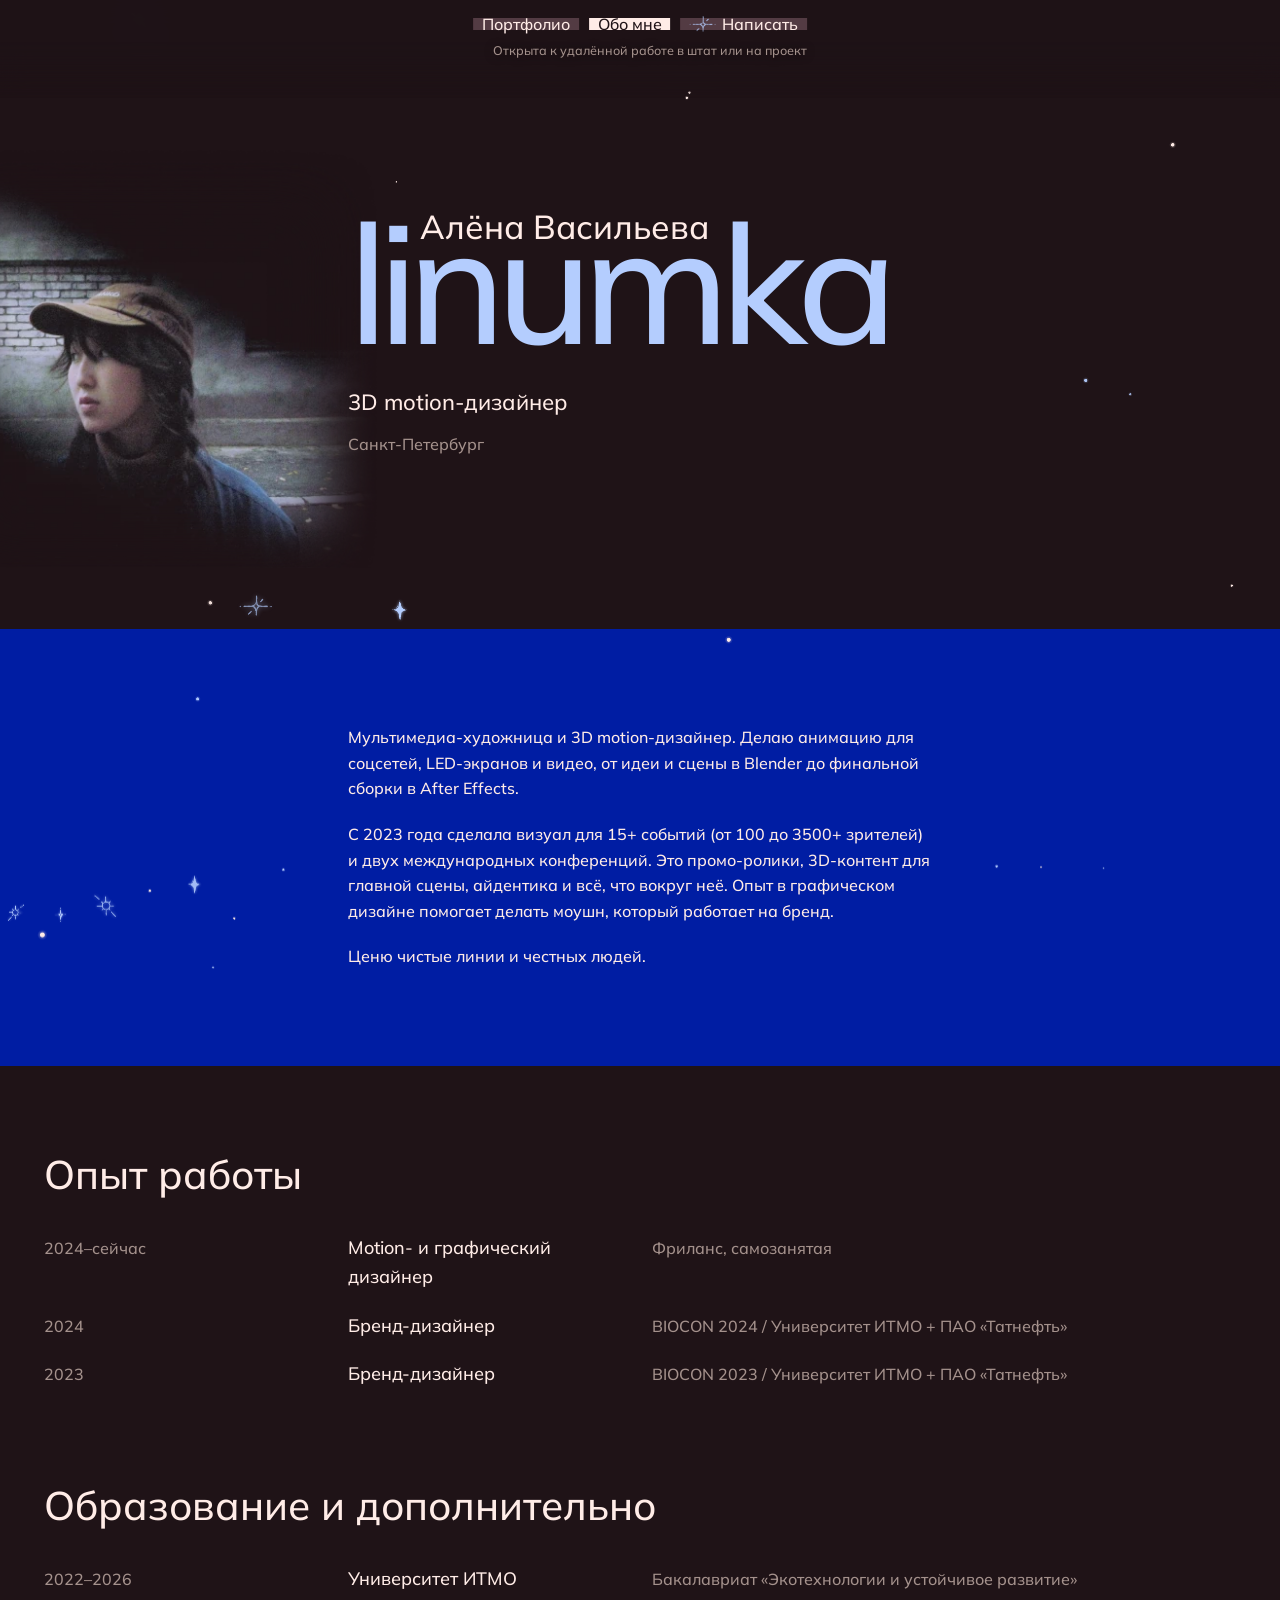
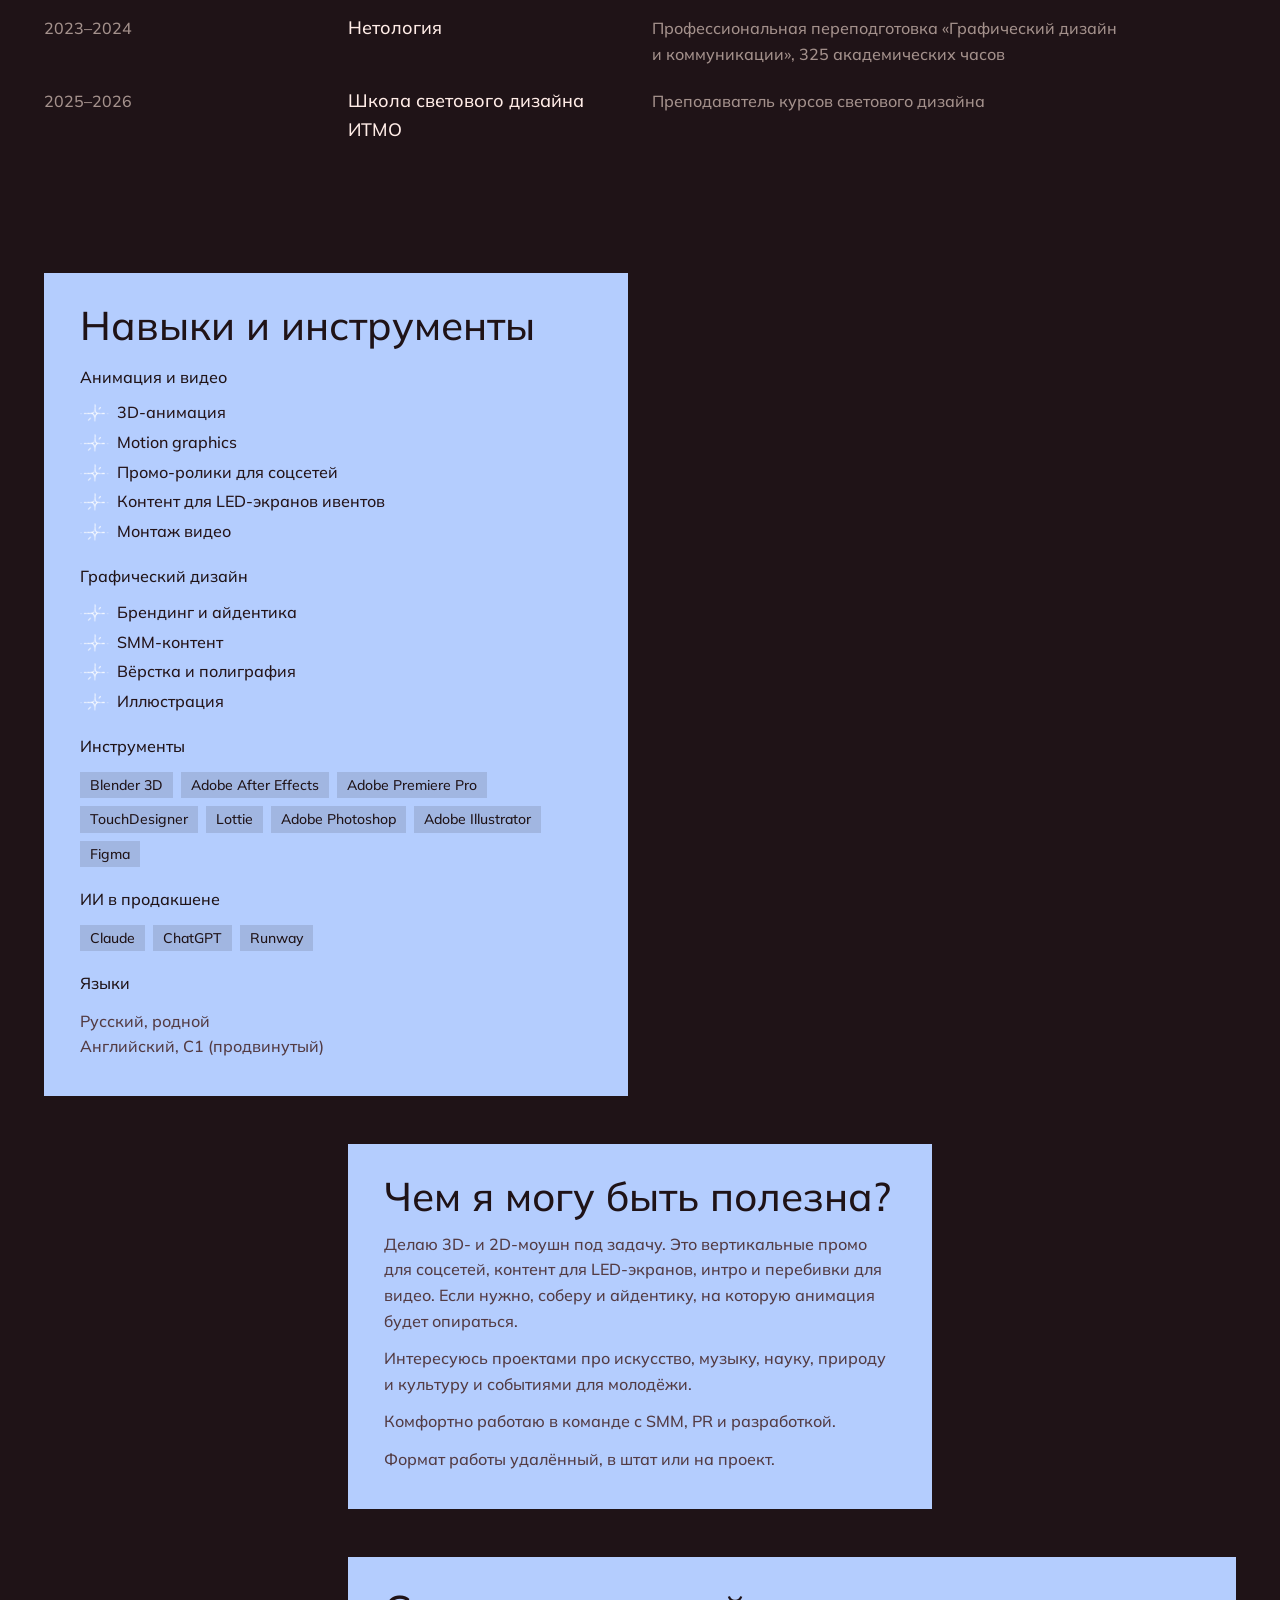
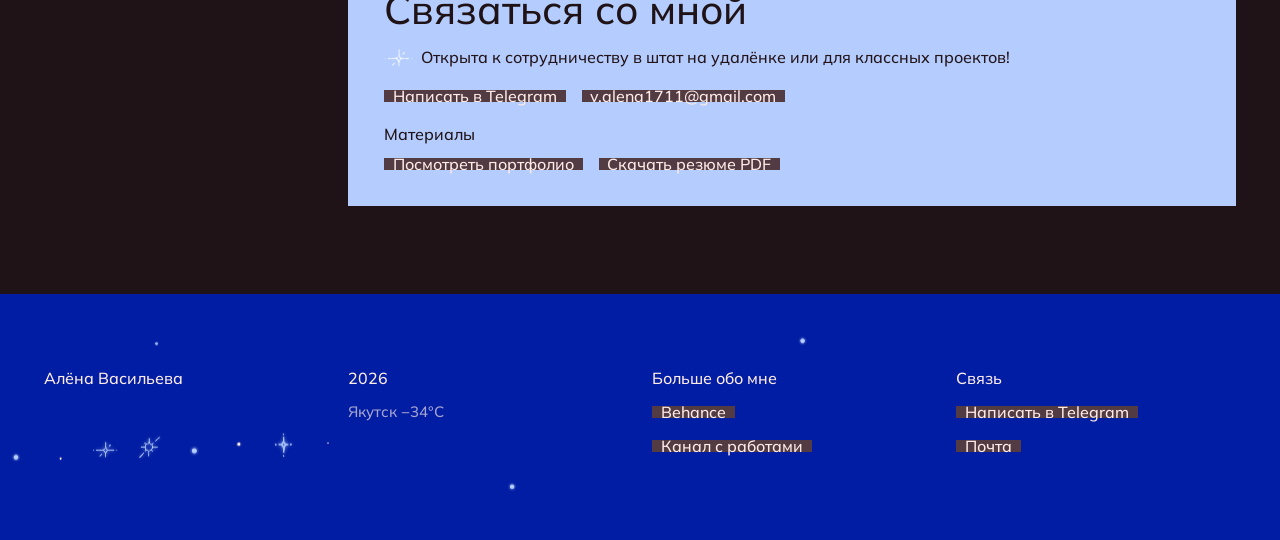
<file: index.html>
<!DOCTYPE html>
<html lang="ru" class="no-js">
<head>
<meta charset="UTF-8">
<meta name="viewport" content="width=device-width, initial-scale=1.0">
<title>Алёна Васильева – linumka</title>
<meta name="description" content="Алёна Васильева, 3D motion-дизайнер. Ролики для соцсетей, LED-экранов и ивентов">
<meta property="og:title" content="Алёна Васильева – linumka">
<meta property="og:description" content="3D motion-дизайнер">
<meta property="og:type" content="website">
<meta property="og:url" content="https://linumka.github.io/">
<link rel="icon" type="image/png" sizes="64x64" href="assets/favicon.png">
<link rel="apple-touch-icon" href="assets/apple-touch-icon.png">
<link rel="preconnect" href="https://fonts.googleapis.com">
<link rel="preconnect" href="https://fonts.gstatic.com" crossorigin>
<link href="https://fonts.googleapis.com/css2?family=Mulish:wght@500&display=swap" rel="stylesheet">
<link rel="stylesheet" href="style.css">
<!-- Yandex.Metrika counter -->
<script type="text/javascript">
   (function(m,e,t,r,i,k,a){m[i]=m[i]||function(){(m[i].a=m[i].a||[]).push(arguments)};
   m[i].l=1*new Date();
   for (var j = 0; j < document.scripts.length; j++) {if (document.scripts[j].src === r) { return; }}
   k=e.createElement(t),a=e.getElementsByTagName(t)[0],k.async=1,k.src=r,a.parentNode.insertBefore(k,a)})
   (window, document, "script", "https://mc.yandex.ru/metrika/tag.js", "ym");
   ym(110702120, "init", { clickmap:true, trackLinks:true, accurateTrackBounce:true, webvisor:true });
</script>
<!-- /Yandex.Metrika counter -->
</head>
<body>

<svg width="0" height="0" style="position:absolute">
  <defs>
    <symbol id="spark4" viewBox="0 0 24 24">
      <path fill="currentColor" d="M12 0c.9 7.4 4.6 11.1 12 12-7.4.9-11.1 4.6-12 12-.9-7.4-4.6-11.1-12-12C7.4 11.1 11.1 7.4 12 0Z"/>
    </symbol>
  </defs>
</svg>

<a class="skip-link" href="#main">К содержимому</a>
<div class="top-fade"></div>
<nav class="nav">
  <a class="pill" href="portfolio.html">Портфолио</a>
  <a class="pill light" href="index.html">Обо мне</a>
  <a class="pill pill--write" href="https://t.me/linumka" target="_blank" rel="noopener"><span class="astar" aria-hidden="true"><i class="a-core"></i><i class="a-l"></i><i class="a-r"></i><i class="a-t"></i><i class="a-b"></i><i class="a-dl"></i><i class="a-dr"></i></span>Написать</a>
  <span class="nav-note">Открыта к удалённой работе в штат или на проект</span>
</nav>

<main id="main">
<header class="hero">
  <canvas class="stars-canvas" data-stars></canvas>
  <div class="container grid4 hero-about-grid">
    <div class="hero-photo reveal">
      <picture>
        <source srcset="assets/photo.webp" type="image/webp">
        <img src="assets/photo.png" alt="Портрет Алёны Васильевой в кепке на фоне кирпичной стены." width="483" height="488" fetchpriority="high" onerror="this.closest('.hero-photo').classList.add('ph');this.remove()">
      </picture>
    </div>
    <div class="hero-text">
      <p class="hero-name reveal">Алёна Васильева</p>
      <h1 class="wordmark" data-split>linumka</h1>
      <p class="hero-sub reveal">3D motion-дизайнер</p>
      <p class="hero-city reveal">Санкт-Петербург</p>
    </div>
  </div>
</header>

<section class="banner">
  <canvas class="stars-canvas" data-stars></canvas>
  <div class="container grid4 banner-grid">
    <div class="banner-text">
      <p class="reveal">Мультимедиа-художница и 3D motion-дизайнер. Делаю анимацию для соцсетей,
        LED-экранов и видео, от идеи и сцены в Blender до финальной сборки в After Effects.</p>
      <p class="reveal">С 2023 года сделала визуал для 15+ событий (от 100 до 3500+ зрителей)
        и двух международных конференций. Это промо-ролики, 3D-контент для главной сцены,
        айдентика и всё, что вокруг неё. Опыт в графическом дизайне помогает делать моушн,
        который работает на бренд.</p>
      <p class="reveal">Ценю чистые линии и честных людей.</p>
    </div>
  </div>
</section>

<section class="container section-pad" id="experience">
  <h2 class="reveal">Опыт работы</h2>
  <ul class="cv-list reveal">
    <li class="cv-row">
      <p class="cv-when">2024–сейчас</p>
      <p class="cv-what">Motion- и графический дизайнер</p>
      <p class="cv-where">Фриланс, самозанятая</p>
    </li>
    <li class="cv-row">
      <p class="cv-when">2024</p>
      <p class="cv-what">Бренд-дизайнер</p>
      <p class="cv-where">BIOCON 2024 / Университет ИТМО + ПАО «Татнефть»</p>
    </li>
    <li class="cv-row">
      <p class="cv-when">2023</p>
      <p class="cv-what">Бренд-дизайнер</p>
      <p class="cv-where">BIOCON 2023 / Университет ИТМО + ПАО «Татнефть»</p>
    </li>
  </ul>

  <h2 class="cv-heading reveal">Образование и дополнительно</h2>
  <ul class="cv-list reveal">
    <li class="cv-row">
      <p class="cv-when">2022–2026</p>
      <p class="cv-what">Университет ИТМО</p>
      <p class="cv-where">Бакалавриат «Экотехнологии и устойчивое развитие»</p>
    </li>
    <li class="cv-row">
      <p class="cv-when">2023–2024</p>
      <p class="cv-what">Нетология</p>
      <p class="cv-where">Профессиональная переподготовка «Графический дизайн и коммуникации», 325 академических часов</p>
    </li>
    <li class="cv-row">
      <p class="cv-when">2025–2026</p>
      <p class="cv-what">Школа светового дизайна ИТМО</p>
      <p class="cv-where">Преподаватель курсов светового дизайна</p>
    </li>
  </ul>
</section>

<div class="container grid4 cards-flow">

  <div class="info-card card-skills reveal">
    <h2>Навыки и инструменты</h2>
    <p class="subhead">Анимация и видео</p>
    <div>
      <div class="star-row"><span class="spark spark--dark"><svg><use href="#spark4"/></svg></span>3D-анимация</div>
      <div class="star-row"><span class="spark spark--dark"><svg><use href="#spark4"/></svg></span>Motion graphics</div>
      <div class="star-row"><span class="spark spark--dark"><svg><use href="#spark4"/></svg></span>Промо-ролики для соцсетей</div>
      <div class="star-row"><span class="spark spark--dark"><svg><use href="#spark4"/></svg></span>Контент для LED-экранов ивентов</div>
      <div class="star-row"><span class="spark spark--dark"><svg><use href="#spark4"/></svg></span>Монтаж видео</div>
    </div>
    <p class="subhead">Графический дизайн</p>
    <div>
      <div class="star-row"><span class="spark spark--dark"><svg><use href="#spark4"/></svg></span>Брендинг и айдентика</div>
      <div class="star-row"><span class="spark spark--dark"><svg><use href="#spark4"/></svg></span>SMM-контент</div>
      <div class="star-row"><span class="spark spark--dark"><svg><use href="#spark4"/></svg></span>Вёрстка и полиграфия</div>
      <div class="star-row"><span class="spark spark--dark"><svg><use href="#spark4"/></svg></span>Иллюстрация</div>
    </div>
    <p class="subhead">Инструменты</p>
    <div class="tool-tags">
      <span lang="en">Blender 3D</span><span lang="en">Adobe After Effects</span><span lang="en">Adobe Premiere Pro</span>
      <span lang="en">TouchDesigner</span><span lang="en">Lottie</span>
      <span lang="en">Adobe Photoshop</span><span lang="en">Adobe Illustrator</span><span lang="en">Figma</span>
    </div>
    <p class="subhead">ИИ в продакшене</p>
    <div class="tool-tags">
      <span lang="en">Claude</span><span lang="en">ChatGPT</span><span lang="en">Runway</span>
    </div>
    <p class="subhead">Языки</p>
    <p>Русский, родной<br>Английский, C1 (продвинутый)</p>
  </div>

  <div class="info-card card-useful reveal">
    <h2>Чем я могу быть полезна?</h2>
    <p>Делаю 3D- и 2D-моушн под задачу. Это вертикальные промо для соцсетей, контент для LED-экранов, интро и перебивки для видео. Если нужно, соберу и айдентику, на которую анимация будет опираться.</p>
    <p>Интересуюсь проектами про искусство, музыку, науку, природу и культуру и событиями для молодёжи.</p>
    <p>Комфортно работаю в команде с SMM, PR и разработкой.</p>
    <p>Формат работы удалённый, в штат или на проект.</p>
  </div>

  <div class="info-card card-contact reveal" id="contact">
    <h2>Связаться со мной</h2>
    <div class="star-row"><span class="spark spark--dark"><svg><use href="#spark4"/></svg></span>Открыта к сотрудничеству в штат на удалёнке или для классных проектов!</div>
    <div class="contact-actions">
      <a class="pill" href="https://t.me/linumka" target="_blank" rel="noopener">Написать в Telegram</a>
      <a class="pill" href="mailto:v.alena1711@gmail.com">v.alena1711@gmail.com</a>
    </div>
    <p class="subhead">Материалы</p>
    <div class="contact-actions mt-8">
      <a class="pill" href="portfolio.html">Посмотреть портфолио</a>
      <a class="pill" href="CV_Alyona_Vasileva_Motion_Designer.pdf" download>Скачать резюме PDF</a>
    </div>
  </div>
</div>

</main>

<footer>
  <canvas class="stars-canvas" data-stars></canvas>
  <div class="footer-inner">
    <div><p>Алёна Васильева</p></div>
    <div>
      <p>2026</p>
      <p class="footer-weather" id="weather">Якутск −34°C</p>
    </div>
    <div>
      <p class="col-title">Больше обо мне</p>
      <div class="footer-links">
        <a class="pill" href="https://www.behance.net/fb2b15b5" target="_blank" rel="noopener">Behance</a>
        <a class="pill" href="https://t.me/linumushka" target="_blank" rel="noopener">Канал с работами</a>
      </div>
    </div>
    <div>
      <p class="col-title">Связь</p>
      <div class="footer-links">
        <a class="pill" href="https://t.me/linumka" target="_blank" rel="noopener">Написать в Telegram</a>
        <a class="pill" href="mailto:v.alena1711@gmail.com">Почта</a>
      </div>
    </div>
  </div>
</footer>

<script src="https://cdnjs.cloudflare.com/ajax/libs/gsap/3.12.5/gsap.min.js"></script>
<script src="main.js"></script>
<noscript><div><img src="https://mc.yandex.ru/watch/110702120" style="position:absolute; left:-9999px;" alt=""></div></noscript>
</body>
</html>
</file>
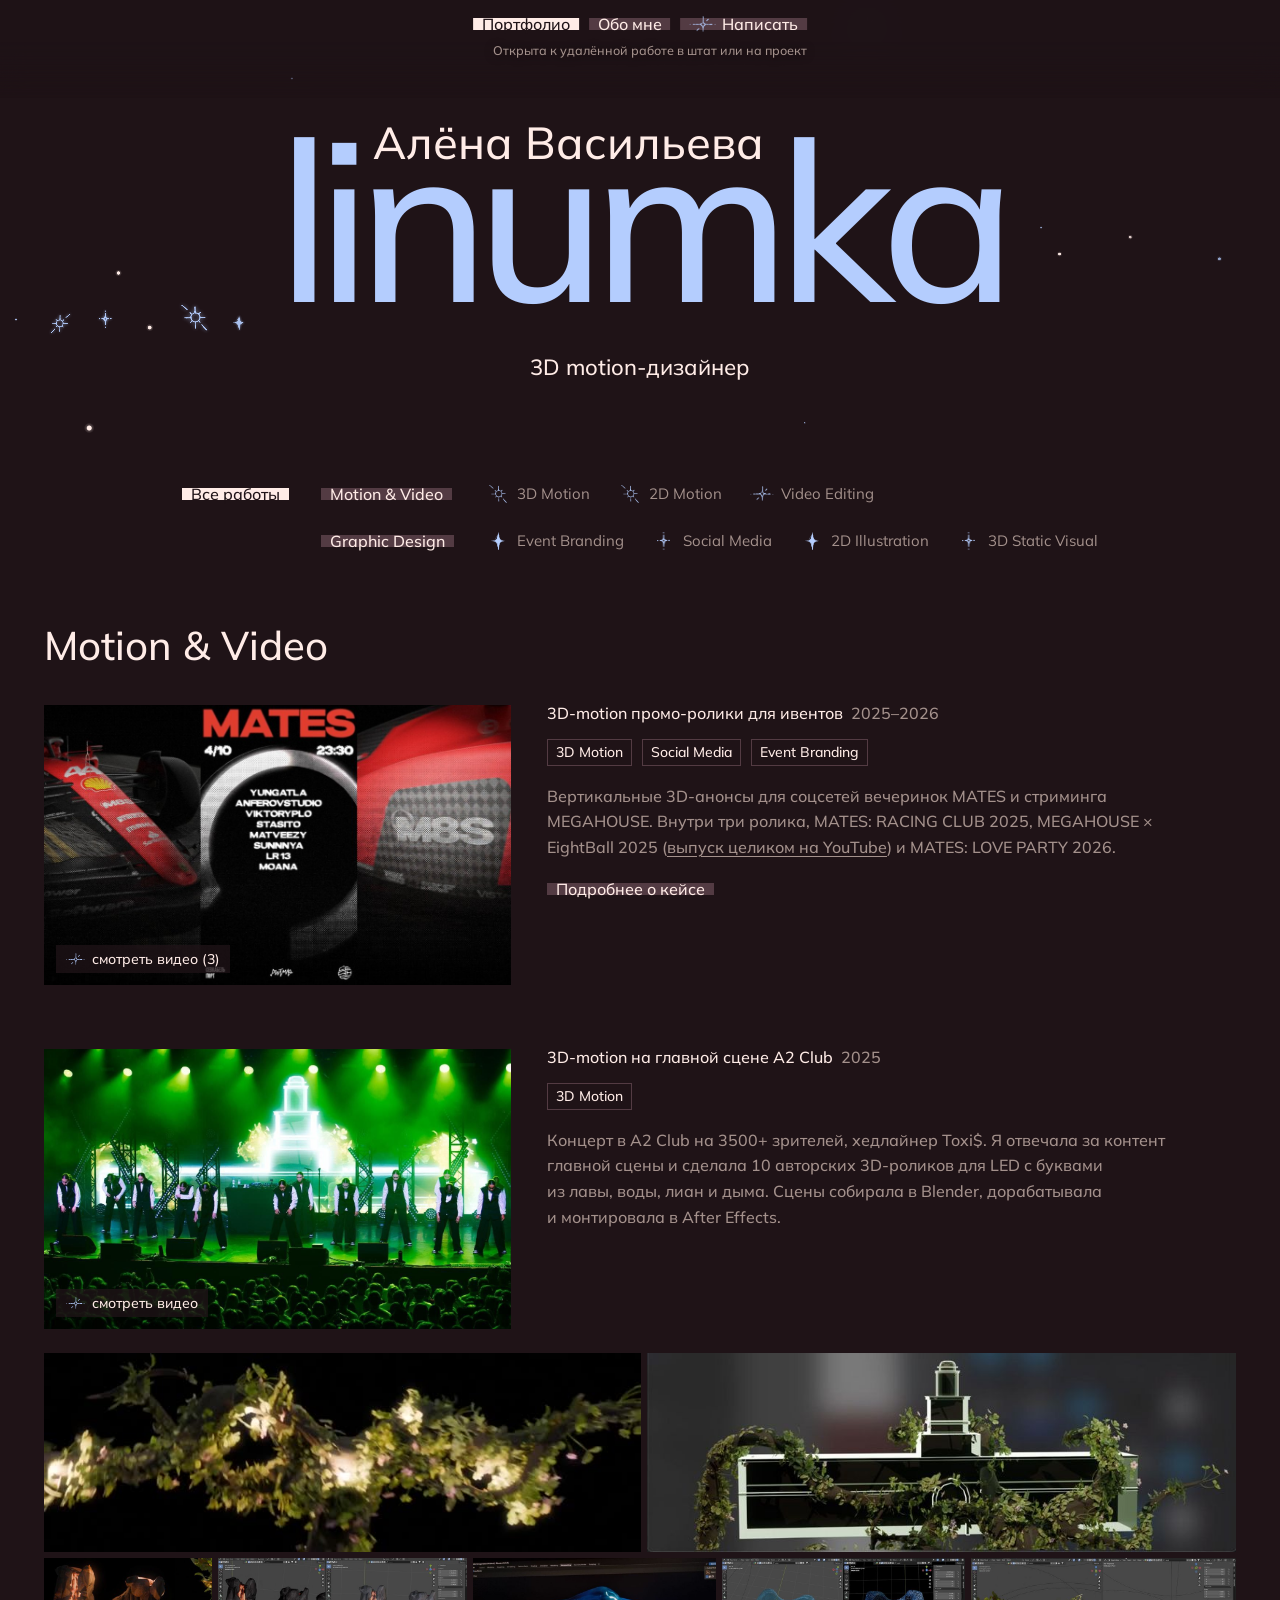
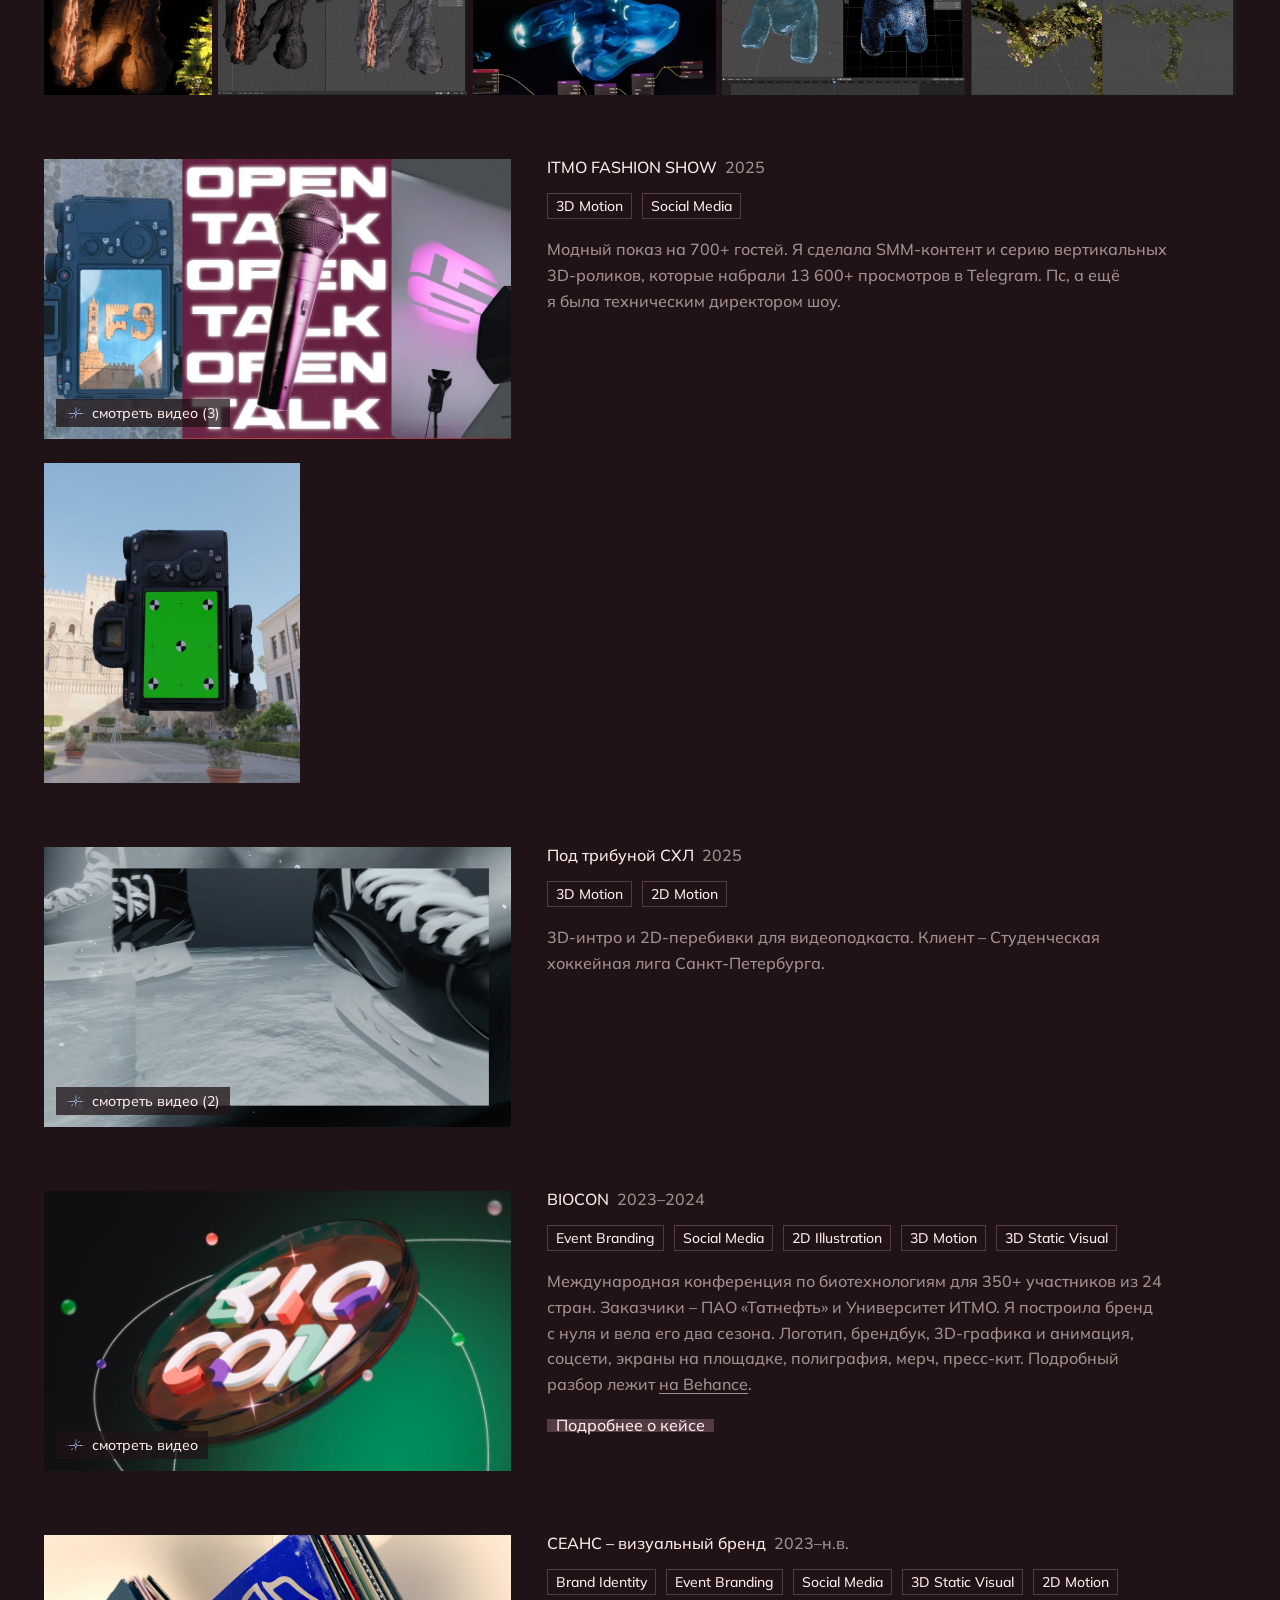
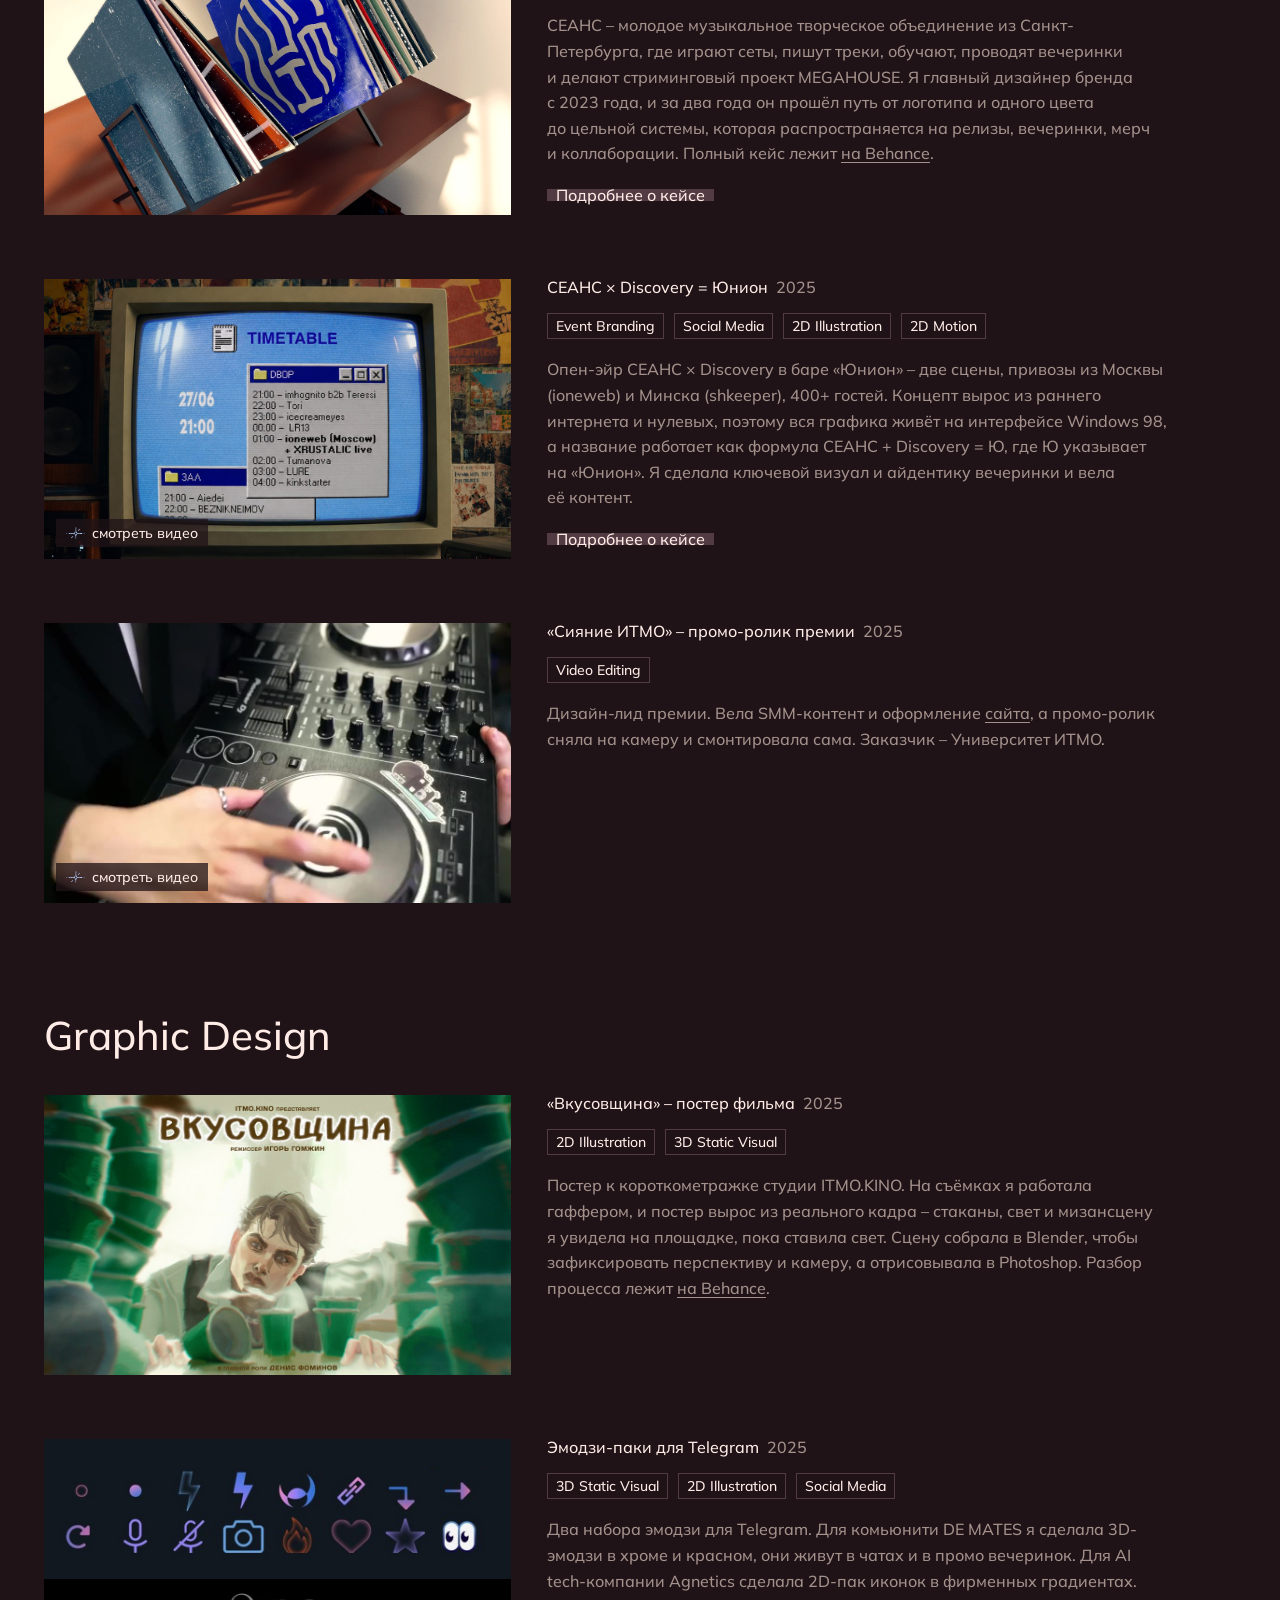
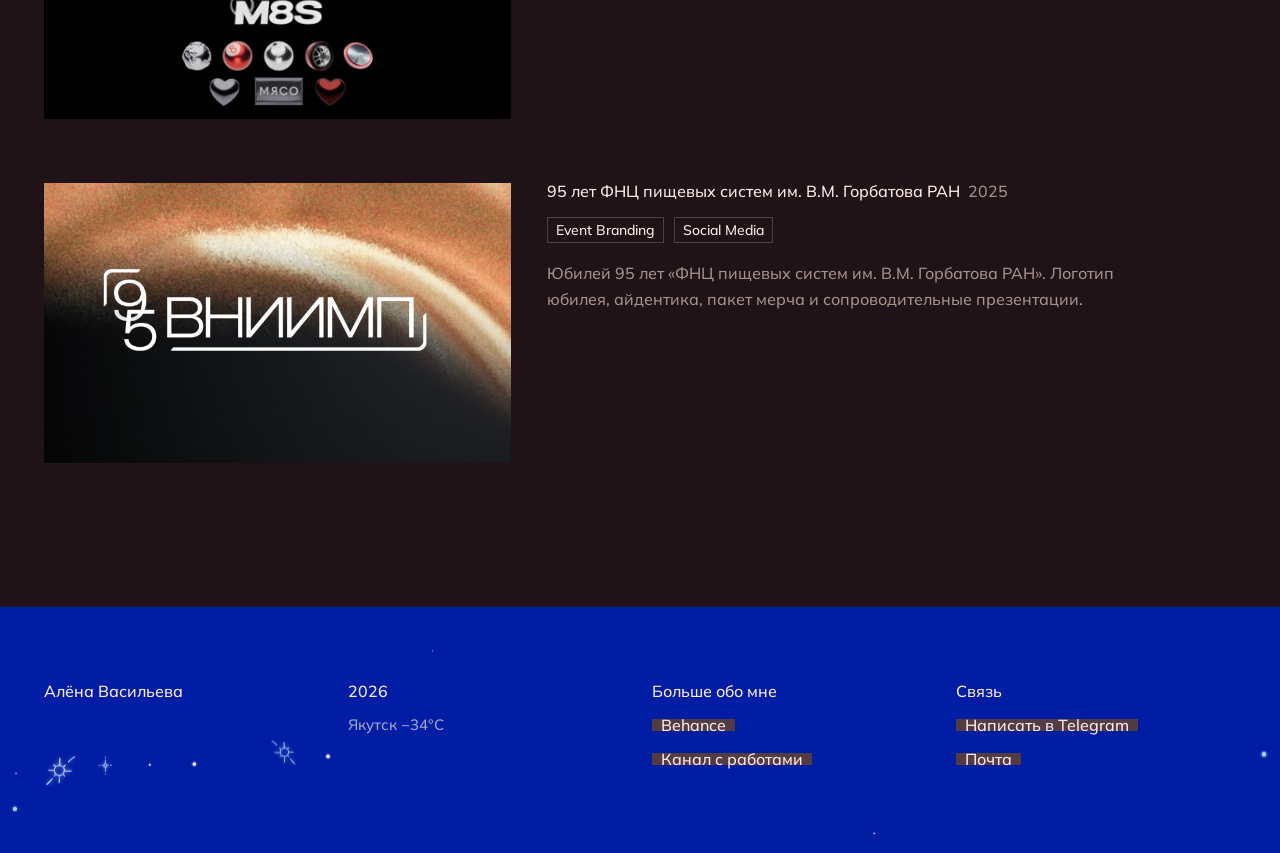
<file: portfolio.html>
<!DOCTYPE html>
<html lang="ru" class="no-js">
<head>
<meta charset="UTF-8">
<meta name="viewport" content="width=device-width, initial-scale=1.0">
<title>Портфолио – linumka | 3D Motion &amp; Graphic Design</title>
<meta name="description" content="Кейсы Алёны Васильевой, 3D motion-дизайнера. Промо-ролики для соцсетей, 3D-контент для LED-экранов, видео и айдентика событий.">
<meta property="og:title" content="Портфолио – linumka">
<meta property="og:description" content="3D motion-дизайнер">
<meta property="og:type" content="website">
<meta property="og:url" content="https://linumka.github.io/portfolio.html">
<link rel="icon" type="image/png" sizes="64x64" href="assets/favicon.png">
<link rel="apple-touch-icon" href="assets/apple-touch-icon.png">
<link rel="preconnect" href="https://fonts.googleapis.com">
<link rel="preconnect" href="https://fonts.gstatic.com" crossorigin>
<link href="https://fonts.googleapis.com/css2?family=Mulish:wght@500&display=swap" rel="stylesheet">
<link rel="stylesheet" href="style.css">
<!-- Yandex.Metrika counter -->
<script type="text/javascript">
   (function(m,e,t,r,i,k,a){m[i]=m[i]||function(){(m[i].a=m[i].a||[]).push(arguments)};
   m[i].l=1*new Date();
   for (var j = 0; j < document.scripts.length; j++) {if (document.scripts[j].src === r) { return; }}
   k=e.createElement(t),a=e.getElementsByTagName(t)[0],k.async=1,k.src=r,a.parentNode.insertBefore(k,a)})
   (window, document, "script", "https://mc.yandex.ru/metrika/tag.js", "ym");
   ym(110702120, "init", { clickmap:true, trackLinks:true, accurateTrackBounce:true, webvisor:true });
</script>
<!-- /Yandex.Metrika counter -->
</head>
<body>

<svg width="0" height="0" style="position:absolute">
  <defs>
    <symbol id="spark4" viewBox="0 0 24 24">
      <path fill="currentColor" d="M12 0c.9 7.4 4.6 11.1 12 12-7.4.9-11.1 4.6-12 12-.9-7.4-4.6-11.1-12-12C7.4 11.1 11.1 7.4 12 0Z"/>
    </symbol>
  </defs>
</svg>

<a class="skip-link" href="#main">К содержимому</a>
<div class="top-fade"></div>
<nav class="nav">
  <a class="pill light" href="portfolio.html">Портфолио</a>
  <a class="pill" href="index.html">Обо мне</a>
  <a class="pill pill--write" href="https://t.me/linumka" target="_blank" rel="noopener"><span class="astar" aria-hidden="true"><i class="a-core"></i><i class="a-l"></i><i class="a-r"></i><i class="a-t"></i><i class="a-b"></i><i class="a-dl"></i><i class="a-dr"></i></span>Написать</a>
  <span class="nav-note">Открыта к удалённой работе в штат или на проект</span>
</nav>

<main id="main">
<header class="hero">
  <canvas class="stars-canvas" data-stars></canvas>
  <div class="container hero-folio">
    <div class="hero-mark">
      <p class="hero-name reveal">Алёна Васильева</p>
      <h1 class="wordmark" data-split>linumka</h1>
    </div>
    <p class="hero-sub reveal">3D motion-дизайнер</p>
  </div>
</header>

<section class="container" aria-labelledby="filters-h">
  <h2 class="visually-hidden" id="filters-h">Фильтр работ</h2>
  <div class="filters reveal">
    <button class="pill light" data-filter="all" aria-pressed="true">Все работы</button>
    <div class="filter-group" role="group" aria-label="Motion &amp; Video">
      <button class="pill" data-filter="motion" aria-pressed="false"><span lang="en">Motion &amp; Video</span></button>
      <div class="filter-subs">
        <button class="sub" data-subfilter="3D Motion" aria-pressed="false"><span class="spark spark--blue"><svg><use href="#spark4"/></svg></span><span lang="en">3D Motion</span></button>
        <button class="sub" data-subfilter="2D Motion" aria-pressed="false"><span class="spark spark--blue"><svg><use href="#spark4"/></svg></span><span lang="en">2D Motion</span></button>
        <button class="sub" data-subfilter="Video Editing" aria-pressed="false"><span class="spark spark--blue"><svg><use href="#spark4"/></svg></span><span lang="en">Video Editing</span></button>
      </div>
    </div>
    <div class="filter-group" role="group" aria-label="Graphic Design">
      <button class="pill" data-filter="graphic" aria-pressed="false"><span lang="en">Graphic Design</span></button>
      <div class="filter-subs">
        <button class="sub" data-subfilter="Event Branding" aria-pressed="false"><span class="spark spark--blue"><svg><use href="#spark4"/></svg></span><span lang="en">Event Branding</span></button>
        <button class="sub" data-subfilter="Social Media" aria-pressed="false"><span class="spark spark--blue"><svg><use href="#spark4"/></svg></span><span lang="en">Social Media</span></button>
        <button class="sub" data-subfilter="2D Illustration" aria-pressed="false"><span class="spark spark--blue"><svg><use href="#spark4"/></svg></span><span lang="en">2D Illustration</span></button>
        <button class="sub" data-subfilter="3D Static Visual" aria-pressed="false"><span class="spark spark--blue"><svg><use href="#spark4"/></svg></span><span lang="en">3D Static Visual</span></button>
      </div>
    </div>
  </div>
</section>

<section class="container cases" id="cases" data-dynamic aria-label="Кейсы">
  <!-- кейсы рендерятся из cases-data.js -->
  <noscript>
  <div class="case-group">
  <h2 class="case-group-title"><span lang="en">Motion &amp; Video</span></h2>
  <div class="case-list">
  <article class="case">
    <div class="case-media"><img src="assets/mates-racing.jpg" alt="Обложка кейса, три кадра 3D анонсов MATES с гоночным болидом и лайнапом вечеринки." loading="lazy"></div>
    <div class="case-body">
      <h3 class="case-title">3D-motion промо-ролики для ивентов<span class="year">2025–2026</span></h3>
      <div class="case-tags"><span lang="en">3D Motion</span><span lang="en">Social Media</span><span lang="en">Event Branding</span></div>
      <p class="case-desc">Вертикальные 3D-анонсы для соцсетей вечеринок MATES и стриминга MEGAHOUSE. Внутри три ролика, MATES: RACING CLUB 2025, MEGAHOUSE × EightBall 2025 (<a href="https://youtu.be/ML17n29b84w" target="_blank" rel="noopener">выпуск целиком на YouTube</a>) и MATES: LOVE PARTY 2026.</p>
    </div>
  </article>
  <article class="case">
    <div class="case-media"><img src="assets/a2-stage.jpg" alt="Концерт в A2 Club, 3D ролик со зданием в лианах на LED экране главной сцены." loading="lazy"></div>
    <div class="case-body">
      <h3 class="case-title">3D-motion на главной сцене A2 Club<span class="year">2025</span></h3>
      <div class="case-tags"><span lang="en">3D Motion</span></div>
      <p class="case-desc">Концерт в A2 Club на 3500+ зрителей, хедлайнер Toxi$. Я отвечала за контент главной сцены и сделала 10 авторских 3D-роликов для LED с буквами из лавы, воды, лиан и дыма. Сцены собирала в Blender, дорабатывала и монтировала в After Effects.</p>
    </div>
  </article>
  <article class="case">
    <div class="case-media"><img src="assets/fashion-show.jpg" alt="Обложка кейса ITMO FASHION SHOW, три кадра 3D анонсов с камерой, микрофоном и логотипом шоу." loading="lazy"></div>
    <div class="case-body">
      <h3 class="case-title">ITMO FASHION SHOW<span class="year">2025</span></h3>
      <div class="case-tags"><span lang="en">3D Motion</span><span lang="en">Social Media</span></div>
      <p class="case-desc">Модный показ на 700+ гостей. Я сделала SMM-контент и серию вертикальных 3D-роликов, которые набрали 13 600+ просмотров в Telegram. Пс, а ещё я была техническим директором шоу.</p>
    </div>
  </article>
  <article class="case">
    <div class="case-media"><img src="assets/shl.jpg" alt="Кадр 3D интро подкаста «Под трибуной СХЛ», коньки на льду." loading="lazy"></div>
    <div class="case-body">
      <h3 class="case-title">Под трибуной СХЛ<span class="year">2025</span></h3>
      <div class="case-tags"><span lang="en">3D Motion</span><span lang="en">2D Motion</span></div>
      <p class="case-desc">3D-интро и 2D-перебивки для видеоподкаста. Клиент – Студенческая хоккейная лига Санкт-Петербурга.</p>
    </div>
  </article>
  <article class="case">
    <div class="case-media"><img src="assets/biocon.jpg" alt="3D логотип BIOCON в прозрачной чашке Петри на зелёном фоне." loading="lazy"></div>
    <div class="case-body">
      <h3 class="case-title">BIOCON<span class="year">2023–2024</span></h3>
      <div class="case-tags"><span lang="en">Event Branding</span><span lang="en">Social Media</span><span lang="en">2D Illustration</span><span lang="en">3D Motion</span><span lang="en">3D Static Visual</span></div>
      <p class="case-desc">Международная конференция по биотехнологиям для 350+ участников из 24 стран. Заказчики – ПАО «Татнефть» и Университет ИТМО. Я построила бренд с нуля и вела его два сезона. Логотип, брендбук, 3D-графика и анимация, соцсети, экраны на площадке, полиграфия, мерч, пресс-кит. Подробный разбор лежит <a href="https://www.behance.net/gallery/216718569/Event-brand-identity-BIOCON-2024" target="_blank" rel="noopener">на Behance</a>.</p>
    </div>
  </article>
  <article class="case">
    <div class="case-media"><img src="assets/se-cover.jpg" alt="Пластинка с синим логотипом СЕАНС на полке у стены." loading="lazy"></div>
    <div class="case-body">
      <h3 class="case-title">СЕАНС – визуальный бренд<span class="year">2023–н.в.</span></h3>
      <div class="case-tags"><span lang="en">Brand Identity</span><span lang="en">Event Branding</span><span lang="en">Social Media</span><span lang="en">3D Static Visual</span><span lang="en">2D Motion</span></div>
      <p class="case-desc">СЕАНС – молодое музыкальное творческое объединение из Санкт-Петербурга, где играют сеты, пишут треки, обучают, проводят вечеринки и делают стриминговый проект MEGAHOUSE. Я главный дизайнер бренда с 2023 года, и за два года он прошёл путь от логотипа и одного цвета до цельной системы, которая распространяется на релизы, вечеринки, мерч и коллаборации. Полный кейс лежит <a href="https://www.behance.net/gallery/252269959/Brand-identity-Music-community" target="_blank" rel="noopener">на Behance</a>.</p>
    </div>
  </article>
  <article class="case">
    <div class="case-media"><img src="assets/union.jpg" alt="Расписание вечеринки «СЕАНС × Discovery = Юнион» в окне Windows 98 на мониторе." loading="lazy"></div>
    <div class="case-body">
      <h3 class="case-title">СЕАНС × Discovery = Юнион<span class="year">2025</span></h3>
      <div class="case-tags"><span lang="en">Event Branding</span><span lang="en">Social Media</span><span lang="en">2D Illustration</span><span lang="en">2D Motion</span></div>
      <p class="case-desc">Опен-эйр СЕАНС × Discovery в баре «Юнион» – две сцены, привозы из Москвы (ioneweb) и Минска (shkeeper), 400+ гостей. Концепт вырос из раннего интернета и нулевых, поэтому вся графика живёт на интерфейсе Windows 98, а название работает как формула СЕАНС + Discovery = Ю, где Ю указывает на «Юнион». Я сделала ключевой визуал и айдентику вечеринки и вела её контент.</p>
    </div>
  </article>
  <article class="case">
    <div class="case-media"><img src="assets/siyanie-cover.jpg" alt="Кадр промо ролика «Сияние ИТМО», руки на диджейском пульте." loading="lazy"></div>
    <div class="case-body">
      <h3 class="case-title">«Сияние ИТМО» – промо-ролик премии<span class="year">2025</span></h3>
      <div class="case-tags"><span lang="en">Video Editing</span></div>
      <p class="case-desc">Дизайн-лид премии. Вела SMM-контент и оформление <a href="https://isawards.itmo.ru/ru" target="_blank" rel="noopener">сайта</a>, а промо-ролик сняла на камеру и смонтировала сама. Заказчик – Университет ИТМО.</p>
    </div>
  </article>
  </div>
  </div>
  <div class="case-group">
  <h2 class="case-group-title"><span lang="en">Graphic Design</span></h2>
  <div class="case-list">
  <article class="case">
    <div class="case-media"><img src="assets/movie-poster.jpg" alt="Постер фильма «Вкусовщина», герой за столом среди башен из зелёных стаканов." loading="lazy"></div>
    <div class="case-body">
      <h3 class="case-title">«Вкусовщина» – постер фильма<span class="year">2025</span></h3>
      <div class="case-tags"><span lang="en">2D Illustration</span><span lang="en">3D Static Visual</span></div>
      <p class="case-desc">Постер к короткометражке студии ITMO.KINO. На съёмках я работала гаффером, и постер вырос из реального кадра – стаканы, свет и мизансцену я увидела на площадке, пока ставила свет. Сцену собрала в Blender, чтобы зафиксировать перспективу и камеру, а отрисовывала в Photoshop. Разбор процесса лежит <a href="https://www.behance.net/gallery/252892109/Movie-poster-illustration" target="_blank" rel="noopener">на Behance</a>.</p>
    </div>
  </article>
  <article class="case">
    <div class="case-media"><img src="assets/emoji-packs.jpg" alt="Эмодзи для Telegram, иконки Agnetics сверху и 3D эмодзи DE MATES снизу." loading="lazy"></div>
    <div class="case-body">
      <h3 class="case-title">Эмодзи-паки для Telegram<span class="year">2025</span></h3>
      <div class="case-tags"><span lang="en">3D Static Visual</span><span lang="en">2D Illustration</span><span lang="en">Social Media</span></div>
      <p class="case-desc">Два набора эмодзи для Telegram. Для комьюнити DE MATES я сделала 3D-эмодзи в хроме и красном, они живут в чатах и в промо вечеринок. Для AI tech-компании Agnetics сделала 2D-пак иконок в фирменных градиентах.</p>
    </div>
  </article>
  <article class="case">
    <div class="case-media"><img src="assets/vniimp-95.jpg" alt="Логотип юбилея 95 лет ВНИИМП на тёмном фоне с медной волной." loading="lazy"></div>
    <div class="case-body">
      <h3 class="case-title">95 лет ФНЦ пищевых систем им. В.М. Горбатова РАН<span class="year">2025</span></h3>
      <div class="case-tags"><span lang="en">Event Branding</span><span lang="en">Social Media</span></div>
      <p class="case-desc">Юбилей 95 лет «ФНЦ пищевых систем им. В.М. Горбатова РАН». Логотип юбилея, айдентика, пакет мерча и сопроводительные презентации.</p>
    </div>
  </article>
  </div>
  </div>
  </noscript>
</section>

</main>

<footer>
  <canvas class="stars-canvas" data-stars></canvas>
  <div class="footer-inner">
    <div><p>Алёна Васильева</p></div>
    <div>
      <p>2026</p>
      <p class="footer-weather" id="weather">Якутск −34°C</p>
    </div>
    <div>
      <p class="col-title">Больше обо мне</p>
      <div class="footer-links">
        <a class="pill" href="https://www.behance.net/fb2b15b5" target="_blank" rel="noopener">Behance</a>
        <a class="pill" href="https://t.me/linumushka" target="_blank" rel="noopener">Канал с работами</a>
      </div>
    </div>
    <div>
      <p class="col-title">Связь</p>
      <div class="footer-links">
        <a class="pill" href="https://t.me/linumka" target="_blank" rel="noopener">Написать в Telegram</a>
        <a class="pill" href="mailto:v.alena1711@gmail.com">Почта</a>
      </div>
    </div>
  </div>
</footer>

<script src="cases-data.js"></script>
<script src="https://cdnjs.cloudflare.com/ajax/libs/gsap/3.12.5/gsap.min.js"></script>
<script src="main.js"></script>
<noscript><div><img src="https://mc.yandex.ru/watch/110702120" style="position:absolute; left:-9999px;" alt=""></div></noscript>
</body>
</html>
</file>
<file: style.css>
/* ============ linumka portfolio ============ */
:root {
  --brown1: #1F1317;
  --brown2: #533B43;
  --white1: #FFECE7;
  --white2: #A4918C;
  --blue1: #001DA3;
  --blue2: #B4CDFE;
  --line: rgba(83, 59, 67, .85);
  --maxw: 1240px;
}

* { margin: 0; padding: 0; box-sizing: border-box; }

html { scroll-behavior: smooth; }

body {
  background: var(--brown1);
  color: var(--white1);
  font-family: 'Mulish', sans-serif;
  font-weight: 500;
  font-size: 16px;
  /* наборный текст: просвет между строками (от базовой линии до верха
     заглавных следующей строки) около 90% размера шрифта; у заголовков 100%,
     у плашек и логотипа свои значения */
  line-height: 1.6;
  overflow-x: hidden;
}

img { display: block; max-width: 100%; }
a { color: inherit; text-decoration: none; }
ul { list-style: none; }

.container {
  max-width: var(--maxw);
  margin: 0 auto;
  padding: 0 24px;
}

/* 4 колонны-пилоны — как в макете */
.grid4 {
  display: grid;
  grid-template-columns: repeat(4, minmax(0, 1fr));
  column-gap: 24px;
}

/* заголовки без воздуха между строками: межстрочное 100% */
h1, h2, h3, h4 { line-height: 1; }
h2 {
  font-size: clamp(28px, 4vw, 40px);
  font-weight: 500;
  color: var(--white1);
}

.muted { color: var(--white2); }

/* ---------- pills & buttons: плашка как выделенный текст ---------- */
/* line-height .76 у Mulish даёт плашку ровно от верха букв до базовой линии,
   хвосты «р», «у», «ф» выходят вниз – как при выделении маркером */
.pill {
  position: relative;
  display: inline-flex;
  align-items: center;
  gap: .4em;
  background: var(--brown2);
  color: var(--white1);
  padding: 0 .55em;
  font-size: 16px;
  font-family: inherit;
  font-weight: 500;
  line-height: .76;
  border: none;
  cursor: pointer;
  transition: background .25s, color .25s;
  white-space: nowrap;
}
/* звёздочка не раздувает плашку по высоте */
.pill .spark { width: auto; height: 1em; margin-block: -.2em; }
/* невидимая зона клика ~42px по вертикали; по горизонтали узко, чтобы соседние кнопки не перекрывались */
.pill::after {
  content: "";
  position: absolute;
  top: -15px; bottom: -15px;
  left: -4px; right: -4px;
}
.pill:hover { background: #6a4c56; }
/* видимый фокус на тёмном фоне */
:where(a, button, [tabindex]):focus-visible {
  outline: 2px solid var(--blue2);
  outline-offset: 3px;
}
.info-card :where(a, button):focus-visible { outline-color: var(--brown1); }
.pill.active, .pill.light {
  background: var(--white1);
  color: var(--brown1);
}
.pill.light:hover { background: #fff4ef; }
/* «Написать»: как остальные кнопки, но со звёздочкой-приманкой */

/* подпись-статус под навигацией, у кнопки «Написать» */
.nav-note {
  position: absolute;
  top: calc(100% + 10px);
  right: 0;
  font-size: 12.5px;
  color: var(--white2);
  white-space: nowrap;
  pointer-events: none;
  text-shadow: 0 1px 8px rgba(31,19,23,.9);
}

/* ---------- sparkle icon ---------- */
/* рисованная звезда (assets/stars/main.png) как маска: форма из картинки,
   цвет из color, поэтому на голубой карточке она тёмная, на тёмном фоне голубая */
.spark {
  height: 18px; width: auto; aspect-ratio: 8 / 5;
  flex: 0 0 auto;
  display: inline-block;
  background-color: currentColor;
  -webkit-mask: url(assets/stars/main.png) center / contain no-repeat;
  mask: url(assets/stars/main.png) center / contain no-repeat;
}
.spark svg { display: none; }
.spark--blue { color: var(--blue2); }
.spark--warm { color: var(--white1); }
.spark--dark { color: #fff; }

/* разные рисованные звёзды (фильтры портфолио): форма из своей картинки */
.spark.k1 { -webkit-mask-image: url(assets/stars/star-1.png); mask-image: url(assets/stars/star-1.png); }
.spark.k2 { -webkit-mask-image: url(assets/stars/star-2.png); mask-image: url(assets/stars/star-2.png); }
.spark.k3 { -webkit-mask-image: url(assets/stars/star-3.png); mask-image: url(assets/stars/star-3.png); }
.spark.k4 { -webkit-mask-image: url(assets/stars/main.png); mask-image: url(assets/stars/main.png); }

/* ---------- живая звезда: центр на месте, лучи тянутся и сжимаются,
   точки на концах едут вместе с лучами. Слои – assets/stars/anim/ ---------- */
.astar {
  position: relative; display: inline-block; flex: 0 0 auto;
  height: 1em; aspect-ratio: 282 / 178;
}
.astar i {
  position: absolute; inset: 0;
  background-color: currentColor;
  -webkit-mask: center / 100% 100% no-repeat; mask: center / 100% 100% no-repeat;
  animation: 2.4s ease-in-out infinite;
}
.astar .a-core { -webkit-mask-image: url(assets/stars/anim/core.png); mask-image: url(assets/stars/anim/core.png); animation: none; }
.astar .a-l  { -webkit-mask-image: url(assets/stars/anim/rayL.png); mask-image: url(assets/stars/anim/rayL.png); transform-origin: 39.01% 53.37%; animation-name: astar-h; }
.astar .a-r  { -webkit-mask-image: url(assets/stars/anim/rayR.png); mask-image: url(assets/stars/anim/rayR.png); transform-origin: 63.83% 53.37%; animation-name: astar-h; }
.astar .a-t  { -webkit-mask-image: url(assets/stars/anim/rayT.png); mask-image: url(assets/stars/anim/rayT.png); transform-origin: 51.77% 33.71%; animation-name: astar-v; }
.astar .a-b  { -webkit-mask-image: url(assets/stars/anim/rayB.png); mask-image: url(assets/stars/anim/rayB.png); transform-origin: 51.77% 73.03%; animation-name: astar-v; }
.astar .a-dl { -webkit-mask-image: url(assets/stars/anim/dotL.png); mask-image: url(assets/stars/anim/dotL.png); animation-name: astar-dl; }
.astar .a-dr { -webkit-mask-image: url(assets/stars/anim/dotR.png); mask-image: url(assets/stars/anim/dotR.png); animation-name: astar-dr; }
/* горизонтальные лучи короче, когда вертикальные длиннее, и наоборот */
@keyframes astar-h  { 0%, 100% { transform: scaleX(1); }  50% { transform: scaleX(.55); } }
@keyframes astar-v  { 0%, 100% { transform: scaleY(.6); } 50% { transform: scaleY(1.08); } }
/* точка смещается ровно на столько, на сколько укоротился её луч */
@keyframes astar-dl { 0%, 100% { transform: translateX(0); } 50% { transform: translateX(11.81%); } }
@keyframes astar-dr { 0%, 100% { transform: translateX(0); } 50% { transform: translateX(-10.21%); } }
.pill--write { color: var(--white1); }
.pill--write .astar { color: var(--blue2); height: 1.05em; margin-block: -.2em; }

/* ---------- компактная плавающая навигация ---------- */
/* подложка меню: тёмная и размытая до нижней точки меню (строка «Открыта
   к удалённой работе»), к ней затемнение и размытие начинают ослабевать
   и сходят на нет ниже. --menu-bottom – нижний край этой строки */
.top-fade {
  --menu-bottom: 54px;
  position: fixed;
  top: 0; left: 0; right: 0;
  height: calc(var(--menu-bottom) + 44px);
  z-index: 40;
  pointer-events: none;
  background: rgba(31, 19, 23, .96);
  -webkit-backdrop-filter: blur(14px);
  backdrop-filter: blur(14px);
  -webkit-mask-image: linear-gradient(to bottom, #000 0, #000 calc(var(--menu-bottom) - 12px), rgba(0, 0, 0, .94) var(--menu-bottom), transparent 100%);
  mask-image: linear-gradient(to bottom, #000 0, #000 calc(var(--menu-bottom) - 12px), rgba(0, 0, 0, .94) var(--menu-bottom), transparent 100%);
}
.nav {
  position: fixed;
  top: 18px;
  left: 50%;
  transform: translateX(-50%);
  z-index: 50;
  display: flex;
  gap: 10px;
}

/* ---------- hero (about) ---------- */
.hero {
  position: relative;
  overflow: hidden;
}
.stars-canvas {
  position: absolute;
  inset: 0;
  width: 100%; height: 100%;
  pointer-events: none;
}
.hero-about-grid {
  position: relative;
  align-items: center;
  row-gap: 32px;
  padding-top: 110px;
  padding-bottom: 72px;
}
/* фото с мягкой виньеткой (PNG с прозрачностью): крупнее колонки,
   края растворяются в фоне, поэтому может заходить за её границы */
.hero-photo {
  grid-column: 1 / 2;
  position: relative;
  width: 168%;
  margin-left: -48%;
  margin-block: -6% -4%;
}
.hero-photo img {
  width: 100%;
  height: auto;
}
.hero-text {
  grid-column: 2 / 5;
  position: relative;
  min-width: 0;
  --wm: clamp(84px, 13vw, 188px);
}
.hero-mark { display: inline-block; text-align: left; }
/* имя опущено в слово: стоит между «li» и «k», над строчными «inum».
   Размер и отступы считаются от размера слова --wm, поэтому сцепка
   держится на любой ширине экрана */
.hero-name {
  position: relative;
  z-index: 1;
  font-size: calc(var(--wm) * .2);
  line-height: 1;
  color: var(--white1);
  margin-left: calc(var(--wm) * .43);
}
.hero-name + .wordmark { margin-top: -.215em; }
.wordmark {
  font-size: var(--wm);
  font-weight: 500;
  line-height: .9;
  letter-spacing: -.06em;
  color: var(--blue2);
  white-space: nowrap;
}
.wordmark .ch { display: inline-block; }
.hero-sub {
  margin-top: 28px;
  max-width: 520px;
  font-size: clamp(19px, 2vw, 22px);
  color: var(--white1);
}
.hero-city { margin-top: 12px; color: var(--white2); }
.hero-status {
  display: flex;
  align-items: center;
  gap: 8px;
  margin-top: 22px;
  font-size: 15px;
  color: var(--white1);
}

/* ---------- hero (portfolio) ---------- */
.hero-folio {
  text-align: center;
  padding-top: 120px;
  padding-bottom: 64px;
  position: relative;
}
.hero-folio .hero-mark { --wm: clamp(96px, 17.5vw, 260px); }
.hero-folio .hero-sub {
  margin: 32px auto 0;
  max-width: 460px;
  text-wrap: balance;
}
.hero-folio .hero-status { justify-content: center; }

/* ---------- blue banner ---------- */
.banner {
  position: relative;
  background: var(--blue1);
  overflow: hidden;
}
.banner-grid {
  position: relative;
  padding-top: 96px;
  padding-bottom: 96px;
}
.banner-text { grid-column: 2 / 4; }
.banner-text p + p { margin-top: 20px; }

/* ---------- sections ---------- */
section { position: relative; }
.section-pad { padding-top: 88px; padding-bottom: 40px; }

/* ---------- опыт и образование: компактный список-таблица ---------- */
/* год | роль | где – в тех же колонках, что и вся страница */
.cv-list { margin-top: 40px; }
.cv-row {
  display: grid;
  grid-template-columns: repeat(4, minmax(0, 1fr));
  column-gap: 24px;
  row-gap: 4px;
  align-items: baseline;
}
.cv-row + .cv-row { margin-top: 20px; }
.cv-when { color: var(--white2); font-variant-numeric: tabular-nums; }
.cv-what { color: var(--white1); font-size: 18px; }
.cv-where { grid-column: 3 / 5; color: var(--white2); }
.cv-heading { margin-top: 96px; }

/* ---------- info cards ---------- */
.cards-flow {
  row-gap: 48px;
  padding-top: 88px;
  padding-bottom: 40px;
}
.info-card {
  background: var(--blue2);
  color: var(--brown1);
  padding: 32px 36px 36px;
  min-width: 0;
}
.info-card h2 { color: var(--brown1); margin-bottom: 16px; }
.info-card p { color: var(--brown2); }
.info-card p + p { margin-top: 12px; }
.info-card .star-row {
  display: flex;
  align-items: flex-start;
  gap: 8px;
  color: #241419;
  margin-top: 4px;
}
.info-card .star-row .spark { margin-top: 4px; }
.info-card .subhead {
  color: var(--brown1);
  margin-top: 20px;
  margin-bottom: 10px;
}
.card-skills { grid-column: 1 / 3; }
.card-useful { grid-column: 2 / 4; }
.card-contact { grid-column: 2 / 5; }
.tool-tags { display: flex; flex-wrap: wrap; gap: 8px; margin-top: 12px; }
.tool-tags span {
  background: rgba(31,19,23,.12);
  padding: 2px 10px;
  font-size: 14px;
  color: var(--brown1);
}
.contact-actions {
  display: flex;
  flex-wrap: wrap;
  gap: 22px 16px;
  margin-top: 20px;
}
.contact-actions .pill { background: var(--brown2); color: var(--white1); }
.contact-actions .pill:hover { background: var(--brown1); }

/* ---------- filters (portfolio) ---------- */
/* одна сетка: «Все работы» | раздел | его пункты в строку с равным шагом */
.filters {
  display: grid;
  grid-template-columns: auto auto minmax(0, auto);
  justify-content: center;
  align-items: center;
  column-gap: 32px;
  row-gap: 22px;
  padding-top: 32px;
  padding-bottom: 32px;
}
.filters > [data-filter="all"] { grid-column: 1; grid-row: 1; justify-self: start; }
.filter-group {
  grid-column: 2 / 4;
  display: grid;
  grid-template-columns: subgrid;
  align-items: center;
}
.filter-group > .pill { justify-self: start; }
.filter-subs {
  display: flex;
  flex-wrap: wrap;
  align-items: center;
  gap: 10px 28px;
}
.filter-subs .sub {
  display: flex; align-items: center; gap: 7px;
  color: var(--white2);
  font-size: 15px;
  background: none;
  border: none;
  padding: 3px 0;
  font-family: inherit;
  cursor: pointer;
  text-align: left;
  transition: color .2s;
}
.filter-subs .spark { width: 24px; height: 18px; aspect-ratio: auto; }
.filter-subs .sub:hover,
.filter-subs .sub.active { color: var(--white1); }
.filter-subs .sub.active .spark { color: var(--white1); }

/* ---------- case grid ---------- */
.cases {
  display: flex;
  flex-direction: column;
  gap: 112px;
  padding-top: 40px;
  padding-bottom: 96px;
}
/* блоки Motion & Video и Graphic Design */
.case-list { display: flex; flex-direction: column; gap: 64px; }
.case-group-title {
  display: flex;
  align-items: baseline;
  gap: 12px;
  margin-bottom: 40px;
}
/* при фильтре заголовки блоков прячем: остаётся одна лента результатов */
.cases.is-filtered { gap: 64px; }
.cases.is-filtered .case-group-title { display: none; }
.case {
  display: grid;
  grid-template-columns: minmax(0, 467px) 1fr;
  gap: 36px;
  align-items: start;
}
.case-media {
  position: relative;
  overflow: hidden;
  aspect-ratio: 467 / 280;
  background: #2a1a20;
}
/* вертикальные работы показываем вертикально: ratio в cases-data.js */
.case--vertical { grid-template-columns: minmax(0, 320px) 1fr; }
.case--vertical .case-media { aspect-ratio: 9 / 16; }
.case--featured.case--vertical .case-top { grid-template-columns: minmax(0, 320px) 1fr; }
.case-media img, .case-media video {
  width: 100%; height: 100%;
  object-fit: cover;
  transition: transform .6s cubic-bezier(.2,.7,.2,1);
}
.case:hover .case-media img,
.case:hover .case-media .case-loop { transform: scale(1.04); }
/* луп лежит поверх статичной обложки: если видео не загрузится, видна картинка */
.case-media .case-loop { position: absolute; inset: 0; }
h3.case-title, .case-title { color: var(--white1); font-size: 16px; font-weight: 500; margin: 0; }
.case-title .year { color: var(--white2); margin-left: 8px; }
.case-tags {
  display: flex;
  flex-wrap: wrap;
  gap: 10px;
  margin-top: 18px;
}
.case-tags span {
  border: 1px solid var(--brown2);
  padding: 1px 8px;
  font-size: 14px;
  color: var(--white1);
}
.case-desc { margin-top: 18px; color: var(--white2); max-width: 620px; }
.case-desc a { text-decoration: underline; text-underline-offset: 3px; }
.case-actions { display: flex; flex-wrap: wrap; gap: 12px; margin-top: 22px; }

/* featured expandable */
.case--featured,
.case--wide { grid-template-columns: 1fr; row-gap: 0; }
.case--featured .case-top,
.case--wide .case-top {
  display: grid;
  grid-template-columns: minmax(0, 467px) 1fr;
  gap: 36px;
  align-items: start;
}
.case-details {
  display: grid;
  grid-template-rows: 0fr;
  opacity: 0;
  /* свёрнутый блок не должен ловить Tab: visibility гасим после анимации */
  visibility: hidden;
  transition: grid-template-rows .55s cubic-bezier(.2,.7,.2,1), opacity .45s ease, visibility 0s .55s;
}
.case-details > .case-details-inner {
  overflow: hidden;
  min-height: 0;
}
.case-details.open {
  grid-template-rows: 1fr;
  opacity: 1;
  visibility: visible;
  transition: grid-template-rows .55s cubic-bezier(.2,.7,.2,1), opacity .45s ease, visibility 0s;
}
.case-details-inner::before { content: ""; display: block; height: 40px; }
/* пункт разбора в три колонки: название, текст, работы справа */
.case-section {
  display: grid;
  grid-template-columns: 160px minmax(0, 1fr) minmax(0, 1fr);
  column-gap: 32px;
  align-items: start;
}
.case-section + .case-section { margin-top: 44px; }
.case-section h4 { grid-column: 1; color: var(--white1); font-weight: 500; font-size: 16px; margin: 0; }
.case-section-body { grid-column: 2; }
.case-section-body > * + * { margin-top: 10px; }
.case-details p, .case-details li { color: var(--white2); }
.case-details li { padding-left: 16px; position: relative; margin-bottom: 10px; }
.case-details li:last-child { margin-bottom: 0; }
.case-details li::before {
  content: "";
  position: absolute; left: 0; top: calc(.92em - 3px);
  width: 6px; height: 6px; border-radius: 50%;
  background: var(--brown2);
}
.case-details a { text-decoration: underline; text-underline-offset: 3px; }
/* «Начало | текст»: начало отдельной светлой строкой */
.case-details .lead { display: block; color: var(--white1); }
.case-details-end { margin-top: 48px; }

/* ---------- работы рядами, без прокрутки ---------- */
/* в ряду работы одной высоты делят ширину по пропорциям (fitMediaRows в main.js) */
.media-rows { display: flex; flex-direction: column; gap: 6px; }
.case-section .media-rows { grid-column: 3; margin-top: 4px; }
.case--wide > .media-rows { margin-top: 24px; }
.media-row { display: flex; gap: 6px; align-items: flex-start; }
.media-row > img,
.media-row > .media-play {
  display: block;
  flex: 1 1 0;
  min-width: 0;
  width: 100%;
  height: auto;
  object-fit: cover;
}
/* видео лежит в кнопке; пока постер не загрузился, держим типичные пропорции */
.media-play {
  position: relative; padding: 0; border: 0; margin: 0;
  background: #000; cursor: pointer; aspect-ratio: 16 / 9;
}
.media-rows--tall .media-play { aspect-ratio: 9 / 16; }
.media-play video { display: block; width: 100%; height: 100%; object-fit: cover; }
/* одиночная картинка не растягивается во всю ширину, а вписывается в рамки */
.media-row > img:only-child { flex: 0 1 auto; width: auto; max-width: 100%; max-height: 320px; }
.media-row > .media-play:only-child { flex: 1 1 auto; max-height: 360px; }

/* ---------- footer ---------- */
footer {
  position: relative;
  margin-top: 48px;
  background: var(--blue1);
  overflow: hidden;
}
.footer-inner {
  position: relative;
  max-width: var(--maxw);
  margin: 0 auto;
  padding: 72px 24px 88px;
  display: grid;
  grid-template-columns: repeat(4, minmax(0, 1fr));
  column-gap: 24px;
  row-gap: 32px;
  align-items: start;
}
.footer-inner .col-title { margin-bottom: 14px; }
.footer-links { display: flex; flex-direction: column; gap: 22px; align-items: flex-start; }
.footer-weather {
  margin-top: 8px;
  white-space: pre-line;
  color: rgba(255,236,231,.65);
  font-size: 15px;
  cursor: url('assets/stars/cursor.png') 14 9, auto;
}

/* ---------- видео-лайтбокс ---------- */
.case--video .case-media,
.case--video .case-title { cursor: pointer; }
.play-badge {
  position: absolute;
  left: 12px; bottom: 12px;
  display: inline-flex;
  align-items: center;
  gap: 7px;
  background: rgba(31,19,23,.75);
  color: var(--white1);
  padding: 3px 10px;
  font-size: 14px;
  pointer-events: none;
}
.play-badge .spark { width: auto; height: 12px; color: var(--blue2); }

.lightbox {
  position: fixed;
  inset: 0;
  z-index: 100;
  display: flex;
  align-items: center;
  justify-content: center;
  padding: 24px;
  background: rgba(31, 19, 23, .55);
  backdrop-filter: blur(20px);
  -webkit-backdrop-filter: blur(20px);
  opacity: 0;
  transition: opacity .3s ease;
}
.lightbox.on { opacity: 1; }
.lightbox-frame {
  position: relative;
  padding: 5px;
  background: linear-gradient(140deg, var(--blue2), #ffd9e8 45%, var(--blue1));
  max-height: calc(100vh - 96px);
  max-width: calc(100vw - 48px);
  transform: scale(.94);
  transition: transform .3s cubic-bezier(.2,.7,.2,1);
}
.lightbox.on .lightbox-frame { transform: scale(1); }
.lightbox-frame video {
  display: block;
  max-height: calc(100vh - 106px);
  max-width: calc(100vw - 58px);
  background: #000;
}
/* звезда рамки видео (assets/stars/frame.png), тоже маской */
.lightbox-frame .frame-spark {
  position: absolute;
  width: 30px; height: 30px;
  color: var(--white1);
  background-color: currentColor;
  -webkit-mask: url(assets/stars/frame.png) center / contain no-repeat;
  mask: url(assets/stars/frame.png) center / contain no-repeat;
  filter: drop-shadow(0 0 6px rgba(255,236,231,.8));
}
.lightbox-frame .frame-spark svg { display: none; }
.lightbox-frame .frame-spark--tl { top: -16px; left: -16px; }
.lightbox-frame .frame-spark--br { bottom: -16px; right: -16px; color: var(--blue2); }
/* квадратные кнопки в духе Instagram */
.lb-btn {
  width: 44px; height: 44px;
  display: inline-flex;
  align-items: center;
  justify-content: center;
  background: rgba(31, 19, 23, .72);
  color: var(--white1);
  border: 1px solid rgba(255, 236, 231, .18);
  cursor: pointer;
  padding: 0;
  transition: background .2s;
  backdrop-filter: blur(6px);
  -webkit-backdrop-filter: blur(6px);
}
.lb-btn:hover { background: var(--brown2); }
.lb-btn svg { width: 22px; height: 22px; display: block; }

.lb-controls {
  position: absolute;
  right: 12px; bottom: 12px;
  display: flex;
  gap: 8px;
  z-index: 6;
}
.lb-badge {
  position: absolute;
  top: 12px; left: 12px;
  z-index: 6;
  background: rgba(31, 19, 23, .72);
  color: var(--white1);
  font-size: 13px;
  padding: 3px 9px;
  pointer-events: none;
}
.lb-close {
  position: fixed;
  top: 16px; right: 16px;
  z-index: 8;
}
/* стрелки одной колонкой справа, как в Instagram */
.lb-nav {
  position: fixed;
  right: 20px;
  top: 50%;
  transform: translateY(-50%);
  z-index: 8;
  display: flex;
  flex-direction: column;
  gap: 10px;
}

/* мобайл: вертикальная лента как reels */
.lightbox--reels { padding: 0; display: block; background: rgba(31,19,23,.92); }
.reels-scroll {
  height: 100dvh;
  overflow-y: auto;
  scroll-snap-type: y mandatory;
  -webkit-overflow-scrolling: touch;
  overscroll-behavior: contain;
}
.reel {
  height: 100dvh;
  scroll-snap-align: start;
  scroll-snap-stop: always;
  display: flex;
  align-items: center;
  justify-content: center;
}
.reel video {
  max-height: 100dvh;
  max-width: 100vw;
  background: #000;
}
.lightbox--reels .lb-controls,
.lb-controls--fixed {
  position: fixed;
  right: 12px;
  bottom: calc(18px + env(safe-area-inset-bottom, 0px));
}
.lightbox--reels .lb-badge,
.lb-badge--fixed {
  position: fixed;
  top: calc(16px + env(safe-area-inset-top, 0px));
  left: 12px;
}
.lightbox--reels .lb-close { top: calc(16px + env(safe-area-inset-top, 0px)); }

/* тонкая полоса перемотки, как в рилсах */
.lb-seek {
  position: absolute;
  left: 5px; right: 5px; bottom: 5px;
  height: 20px;
  z-index: 7;
  cursor: pointer;
  touch-action: none;
  -webkit-tap-highlight-color: transparent;
}
.lb-seek-track,
.lb-seek-fill {
  position: absolute;
  left: 0; bottom: 0;
  height: 3px;
  transition: height .15s ease;
}
.lb-seek-track { right: 0; background: rgba(255, 236, 231, .3); }
.lb-seek-fill { width: 0; background: var(--white1); }
.lb-seek-knob {
  position: absolute;
  left: 0; bottom: -2px;
  width: 8px; height: 8px;
  margin-left: -4px;
  background: var(--white1);
  opacity: 0;
  transition: opacity .15s ease;
}
.lb-seek:hover .lb-seek-track, .lb-seek.on .lb-seek-track, .lb-seek:focus-visible .lb-seek-track,
.lb-seek:hover .lb-seek-fill,  .lb-seek.on .lb-seek-fill,  .lb-seek:focus-visible .lb-seek-fill { height: 5px; }
.lb-seek:hover .lb-seek-knob, .lb-seek.on .lb-seek-knob, .lb-seek:focus-visible .lb-seek-knob { opacity: 1; }
.lb-seek:focus { outline: none; }
.lb-seek:focus-visible { outline: 2px solid var(--blue2); outline-offset: 2px; }
.lb-seek--fixed {
  position: fixed;
  left: 12px; right: 12px;
  bottom: calc(8px + env(safe-area-inset-bottom, 0px));
}
/* на мобайле кнопки поднимаем, чтобы не спорили с полосой */
.lightbox--reels .lb-controls,
.lb-controls--fixed { bottom: calc(34px + env(safe-area-inset-bottom, 0px)); }

/* просмотр картинок */
.lightbox-frame--img img {
  display: block;
  max-height: calc(100vh - 106px);
  max-width: calc(100vw - 58px);
  background: #2a1a20;
}
.media-row > img { cursor: zoom-in; }
.case:not(.case--video) .case-media img { cursor: zoom-in; }
.media-row > img:focus-visible,
.media-play:focus-visible,
.case-media img:focus-visible { outline: 2px solid var(--blue2); outline-offset: 2px; }

/* ---------- тост «адрес скопирован» ---------- */
.copy-toast {
  position: fixed;
  bottom: 28px;
  left: 50%;
  transform: translate(-50%, 12px);
  z-index: 110;
  background: var(--blue2);
  color: var(--brown1);
  padding: 6px 14px;
  font-size: 15px;
  opacity: 0;
  pointer-events: none;
  transition: opacity .3s ease, transform .3s ease;
  white-space: nowrap;
  max-width: calc(100vw - 32px);
  overflow: hidden;
  text-overflow: ellipsis;
}
.copy-toast.on { opacity: 1; transform: translate(-50%, 0); }

/* ---------- курсор-звёздочка ---------- */
.cursor-star {
  position: fixed;
  left: 0; top: 0;
  z-index: 90;
  width: 30px; height: 19px;
  pointer-events: none;
  color: var(--white1);
  filter: drop-shadow(0 0 5px rgba(255, 236, 231, .6));
  opacity: 0;
  transition: opacity .3s;
  display: none;
}
.cursor-star .astar { display: block; height: 100%; }
@media (hover: hover) and (pointer: fine) {
  .cursor-star { display: block; }
}

/* ---------- reveal helpers ---------- */
.reveal {
  opacity: 0;
  transform: translateY(34px);
  transition: opacity .9s ease, transform .9s cubic-bezier(.2,.7,.2,1);
}
.reveal.shown { opacity: 1; transform: none; }
.no-js .reveal { opacity: 1; transform: none; }

@keyframes casePop {
  from { opacity: 0; transform: translateY(24px); }
  to   { opacity: 1; transform: none; }
}
.case.pop { animation: casePop .5s ease both; }

/* ---------- placeholder when image missing ---------- */
.case-media.ph::after,
.hero-photo.ph::after {
  content: "изображение появится здесь";
  position: absolute; inset: 0;
  display: flex; align-items: center; justify-content: center;
  color: var(--white2); font-size: 14px;
  background: repeating-linear-gradient(45deg, #2a1a20, #2a1a20 12px, #251419 12px, #251419 24px);
}

/* ============ responsive ============ */
@media (max-width: 1100px) {
  .hero-photo { grid-column: 1 / 3; width: 120%; max-width: 460px; margin-left: -10%; margin-block: -4% -2%; }
  .hero-text { grid-column: 1 / 5; }
  .cv-row { grid-template-columns: 140px minmax(0, 1fr); }
  .cv-where { grid-column: 2; }
  .case-section { grid-template-columns: minmax(0, 1fr); row-gap: 10px; }
  .case-section h4, .case-section-body, .case-section .media-rows { grid-column: 1; }
  .case-section .media-rows { margin-top: 8px; max-width: 560px; }
  .banner-text { grid-column: 1 / 5; max-width: 640px; }
  .card-skills, .card-useful, .card-contact { grid-column: 1 / 5; max-width: 700px; }
  .case, .case--featured .case-top, .case--wide .case-top { grid-template-columns: 1fr; }
  .case-media { max-width: 560px; }
}

@media (max-width: 760px) {
  .nav { top: 10px; max-width: calc(100vw - 20px); }
  .top-fade { --menu-bottom: 44px; }
  .nav .pill { font-size: 15px; }
  .nav-note { right: 50%; transform: translateX(50%); font-size: 11.5px; }
  /* пальцем должно быть легко попасть: зона клика выше самой плашки */
  .pill::after { top: -16px; bottom: -16px; }
  .hero-about-grid { padding-top: 90px; }
  .hero-folio { padding-top: 100px; }
  .hero-photo { grid-column: 1 / 5; width: 112%; max-width: 380px; margin-left: -6%; margin-block: -14% -6%; }
  .hero-text, .hero-folio .hero-mark { --wm: clamp(84px, 25vw, 110px); }
  .wordmark { white-space: normal; word-break: keep-all; }
  .banner-grid { padding-top: 72px; padding-bottom: 72px; }
  .cv-row { grid-template-columns: 1fr; }
  .cv-row + .cv-row { margin-top: 18px; }
  .cv-when { font-size: 14px; }
  .cv-what, .cv-where { grid-column: 1; }
  .info-card { padding: 24px 20px 28px; }
  .footer-inner { grid-template-columns: 1fr; padding-bottom: 72px; }
  .filters { grid-template-columns: minmax(0, 1fr); justify-content: stretch; row-gap: 26px; }
  .filter-group { grid-column: 1; grid-template-columns: minmax(0, 1fr); row-gap: 14px; }
  .filter-subs { gap: 8px 22px; }
  .cases { gap: 88px; }
  .media-row > img:only-child { max-height: 260px; }
}

@media (prefers-reduced-motion: reduce) {
  html { scroll-behavior: auto; }
  .astar i { animation: none !important; }
  .reveal { opacity: 1 !important; transform: none !important; }
  .cursor-star { display: none !important; }
}

/* ---------- служебное ---------- */
.visually-hidden {
  position: absolute;
  width: 1px; height: 1px;
  margin: -1px; padding: 0;
  overflow: hidden;
  clip: rect(0 0 0 0);
  clip-path: inset(50%);
  white-space: nowrap;
  border: 0;
}
.skip-link {
  position: absolute;
  left: 12px; top: -100px;
  z-index: 120;
  background: var(--white1);
  color: var(--brown1);
  padding: 8px 14px;
  transition: top .2s;
}
.skip-link:focus { top: 12px; }
.mt-8 { margin-top: 8px; }
</file>
